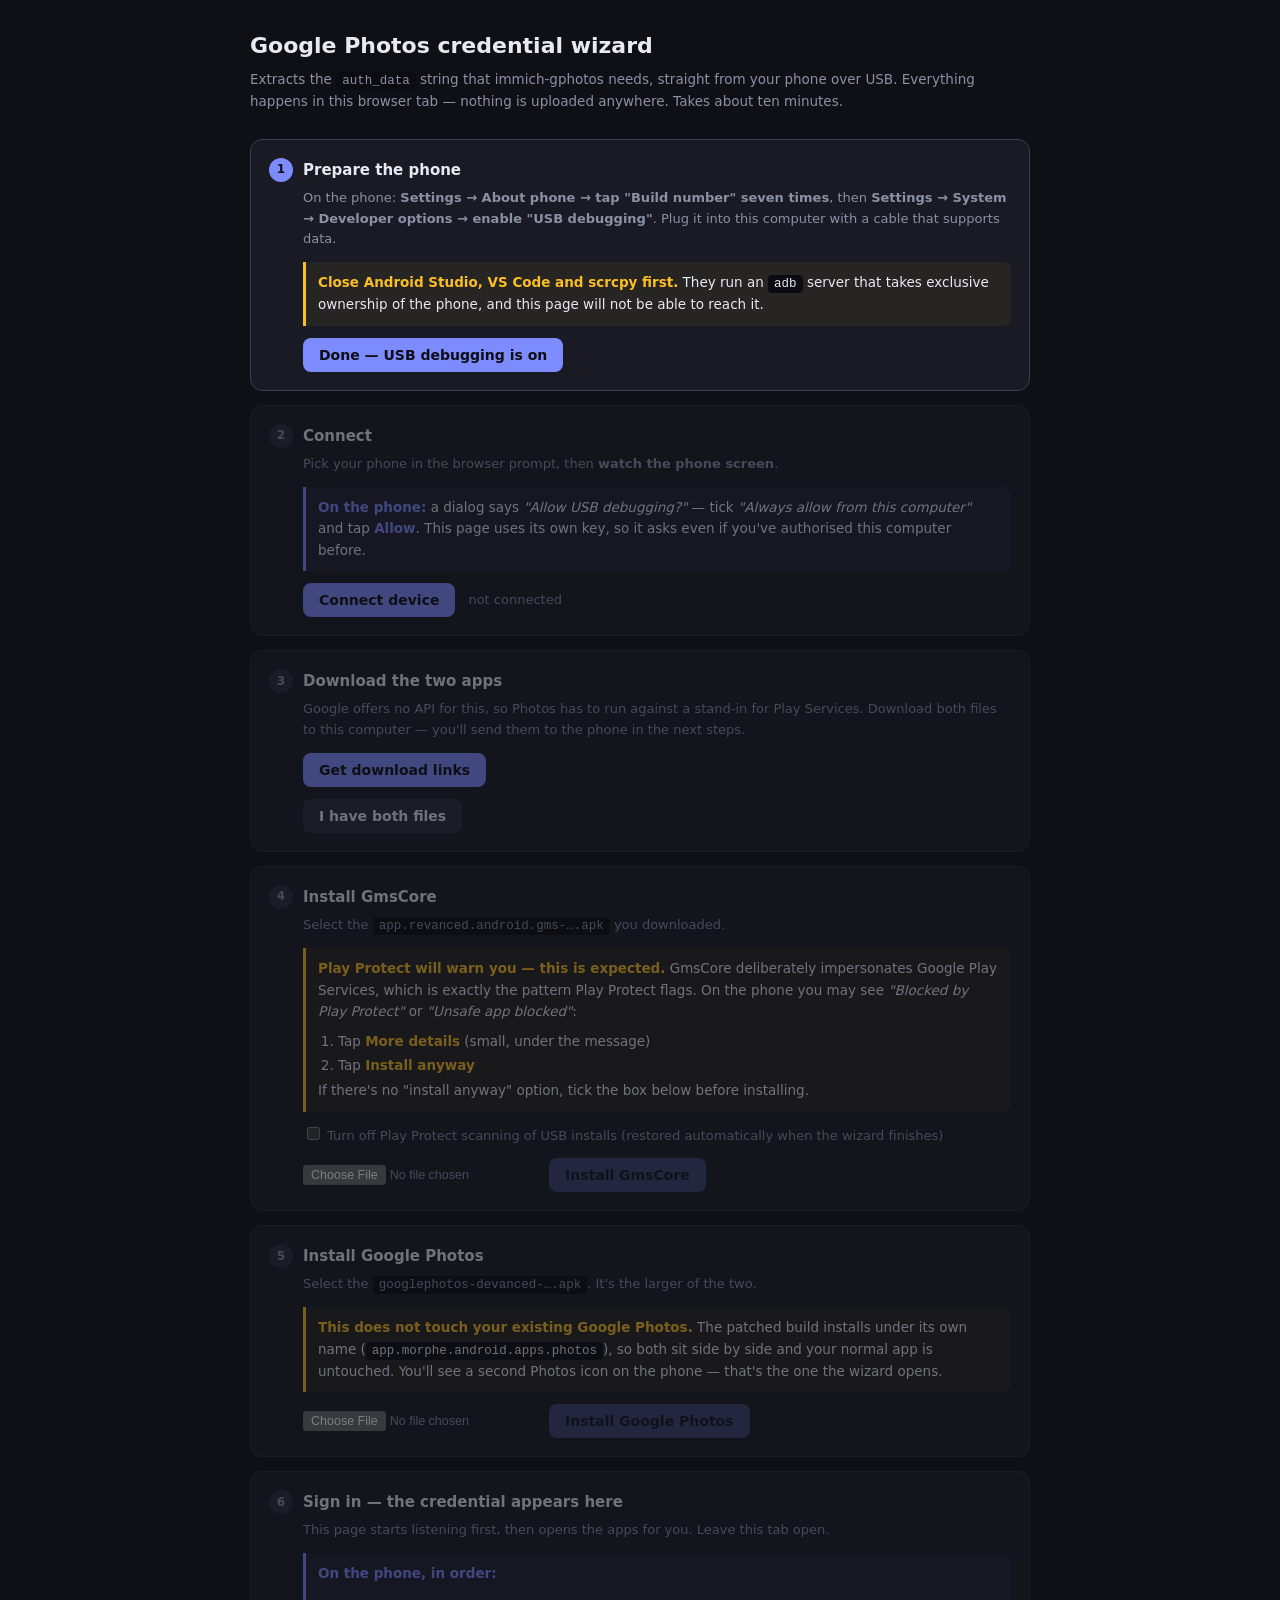
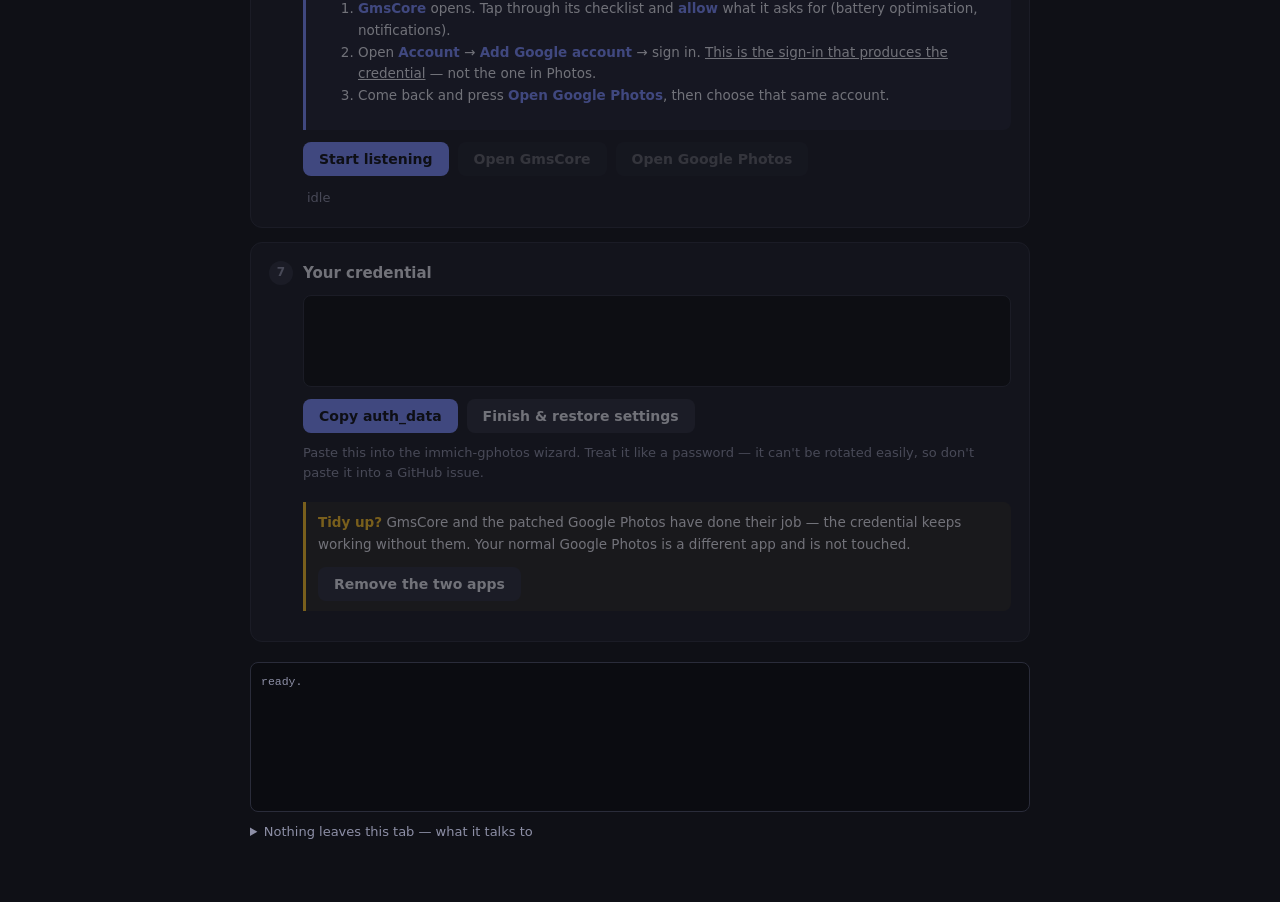
<file: web/wizard/index.html>
<!doctype html>
<html lang="en">
<head>
<meta charset="utf-8">
<meta name="viewport" content="width=device-width,initial-scale=1">
<title>Google Photos credential wizard</title>
<style>
  :root{color-scheme:dark;--bg:#0f1016;--fg:#e9e9f2;--dim:#8d8fa6;--ok:#4ade80;--bad:#f87171;
        --warn:#fbbf24;--acc:#7c8cff;--card:#191a24;--line:#2a2c3a}
  *{box-sizing:border-box}
  body{margin:0;padding:28px 16px 60px;background:var(--bg);color:var(--fg);
       font:15px/1.6 ui-sans-serif,system-ui,-apple-system,"Segoe UI",sans-serif}
  main{max-width:780px;margin:0 auto}
  h1{font-size:22px;margin:0 0 6px}
  .lede{color:var(--dim);font-size:13.5px;margin:0 0 26px}
  .step{background:var(--card);border:1px solid var(--line);border-radius:12px;
        padding:18px;margin-bottom:14px;opacity:.45;transition:opacity .2s}
  .step.active{opacity:1;border-color:#3b3e55}
  .step.done{opacity:.8}
  .step.done .hdr b::after{content:" ✓";color:var(--ok)}
  .hdr{display:flex;align-items:center;gap:10px;margin-bottom:4px}
  .num{width:24px;height:24px;border-radius:50%;background:#2a2c3a;color:var(--dim);
       display:grid;place-items:center;font-size:12px;font-weight:700;flex:none}
  .step.active .num{background:var(--acc);color:#0d0e14}
  .step.done .num{background:var(--ok);color:#0d0e14}
  .hdr b{font-size:15px}
  .body{padding-left:34px}
  p{margin:6px 0}
  .sub{color:var(--dim);font-size:13px}
  button{background:var(--acc);color:#0d0e14;border:0;border-radius:8px;padding:9px 16px;
         font-weight:650;font-size:14px;cursor:pointer;font-family:inherit}
  button.sec{background:#2a2c3a;color:var(--fg)}
  button:disabled{opacity:.35;cursor:not-allowed}
  .row{display:flex;gap:9px;align-items:center;flex-wrap:wrap;margin-top:12px}
  input[type=file]{font-size:12.5px;color:var(--dim);max-width:100%}
  code{background:#0b0c11;padding:2px 6px;border-radius:4px;font-size:12.5px;
       font-family:ui-monospace,Menlo,monospace}
  .note{border-left:3px solid var(--warn);background:#fbbf2410;padding:10px 12px;
        border-radius:0 8px 8px 0;margin:12px 0;font-size:13.5px}
  .note b{color:var(--warn)}
  .note ol{margin:8px 0 0;padding-left:20px}.note li{margin:3px 0}
  .err{border-left:3px solid var(--bad);background:#f8717110;padding:10px 12px;
       border-radius:0 8px 8px 0;margin:10px 0;font-size:13.5px;display:none}
  .err.show{display:block}.err b{color:var(--bad)}
  .phone{border-left:3px solid var(--acc);background:#7c8cff10;padding:10px 12px;
         border-radius:0 8px 8px 0;margin:12px 0;font-size:13.5px}
  .phone b{color:var(--acc)}
  .bar{height:6px;background:#0b0c11;border-radius:3px;overflow:hidden;margin-top:10px;display:none}
  .bar.show{display:block}
  .bar i{display:block;height:100%;background:var(--acc);width:0;transition:width .15s}
  #token{width:100%;background:#0b0c11;color:var(--ok);border:1px solid var(--line);
         border-radius:8px;padding:12px;font:12px/1.55 ui-monospace,Menlo,monospace;
         min-height:92px;word-break:break-all;margin:10px 0}
  #log{background:#0b0c11;border:1px solid var(--line);border-radius:8px;padding:10px;
       height:150px;overflow:auto;font:11.5px/1.5 ui-monospace,Menlo,monospace;
       white-space:pre-wrap;word-break:break-all;color:var(--dim);margin-top:20px}
  .ok{color:var(--ok)}.bad{color:var(--bad)}.acc{color:var(--acc)}.warn{color:var(--warn)}
  a{color:var(--acc)}
  .detok{border-left:3px solid var(--ok);background:#4ade8012;padding:12px 14px;
        border-radius:0 10px 10px 0;margin-bottom:14px;font-size:13.5px}
  .detok b{color:var(--ok)}
  .detpart{border-left:3px solid var(--warn);background:#fbbf2412;padding:12px 14px;
           border-radius:0 10px 10px 0;margin-bottom:14px;font-size:13.5px}
  .detpart b{color:var(--warn)}
  .dl{padding:9px 0;border-top:1px solid var(--line);font-size:13.5px}
  .st{font-size:13px;color:var(--dim);margin-left:4px}
  details{margin-top:10px}summary{cursor:pointer;font-size:13px;color:var(--dim)}
</style>
</head>
<body>
<main>
  <h1>Google Photos credential wizard</h1>
  <p class="lede">Extracts the <code>auth_data</code> string that immich-gphotos needs, straight from your phone
     over USB. Everything happens in this browser tab — nothing is uploaded anywhere. Takes about ten minutes.</p>

  <!-- 1 -->
  <div class="step active" id="s1">
    <div class="hdr"><span class="num">1</span><b>Prepare the phone</b></div>
    <div class="body">
      <p class="sub">On the phone: <b>Settings → About phone → tap "Build number" seven times</b>, then
         <b>Settings → System → Developer options → enable "USB debugging"</b>. Plug it into this computer
         with a cable that supports data.</p>
      <div class="note">
        <b>Close Android Studio, VS Code and scrcpy first.</b> They run an <code>adb</code> server that
        takes exclusive ownership of the phone, and this page will not be able to reach it.
      </div>
      <div class="row"><button onclick="go(2)">Done — USB debugging is on</button></div>
    </div>
  </div>

  <!-- 2 -->
  <div class="step" id="s2">
    <div class="hdr"><span class="num">2</span><b>Connect</b></div>
    <div class="body">
      <p class="sub">Pick your phone in the browser prompt, then <b>watch the phone screen</b>.</p>
      <div class="phone">
        <b>On the phone:</b> a dialog says <i>"Allow USB debugging?"</i> — tick
        <i>"Always allow from this computer"</i> and tap <b>Allow</b>. This page uses its own key,
        so it asks even if you've authorised this computer before.
      </div>
      <div class="row"><button id="bConnect">Connect device</button>
        <span class="st" id="connSt">not connected</span></div>
      <div class="err" id="connErr"></div>
    </div>
  </div>

  <div id="detBox" style="display:none"></div>

  <!-- 3 -->
  <div class="step" id="s3">
    <div class="hdr"><span class="num">3</span><b>Download the two apps</b></div>
    <div class="body">
      <p class="sub">Google offers no API for this, so Photos has to run against a stand-in for Play Services.
         Download both files to this computer — you'll send them to the phone in the next steps.</p>
      <div class="row"><button id="bResolve">Get download links</button>
        <span class="st" id="dlSt"></span></div>
      <div id="links"></div>
      <div class="row"><button class="sec" id="bSkipDl" onclick="go(4)">I have both files</button></div>
    </div>
  </div>

  <!-- 4 -->
  <div class="step" id="s4">
    <div class="hdr"><span class="num">4</span><b>Install GmsCore</b></div>
    <div class="body">
      <p class="sub">Select the <code>app.revanced.android.gms-….apk</code> you downloaded.</p>
      <div class="note">
        <b>Play Protect will warn you — this is expected.</b> GmsCore deliberately impersonates Google
        Play Services, which is exactly the pattern Play Protect flags. On the phone you may see
        <i>"Blocked by Play Protect"</i> or <i>"Unsafe app blocked"</i>:
        <ol>
          <li>Tap <b>More details</b> (small, under the message)</li>
          <li>Tap <b>Install anyway</b></li>
        </ol>
        If there's no "install anyway" option, tick the box below before installing.
      </div>
      <label class="sub" style="display:block;margin-top:8px">
        <input type="checkbox" id="noVerify"> Turn off Play Protect scanning of USB installs
        <span class="sub">(restored automatically when the wizard finishes)</span>
      </label>
      <div class="row">
        <input type="file" id="fGms" accept=".apk">
        <button id="bGms" disabled>Install GmsCore</button>
        <span class="st" id="gmsSt"></span>
      </div>
      <div class="bar" id="gmsBar"><i></i></div>
      <div class="err" id="gmsErr"></div>
    </div>
  </div>

  <!-- 5 -->
  <div class="step" id="s5">
    <div class="hdr"><span class="num">5</span><b>Install Google Photos</b></div>
    <div class="body">
      <p class="sub">Select the <code>googlephotos-devanced-….apk</code>. It's the larger of the two.</p>
      <div class="note">
        <b>This does not touch your existing Google Photos.</b> The patched build installs under its
        own name (<code>app.morphe.android.apps.photos</code>), so both sit side by side and your
        normal app is untouched. You'll see a second Photos icon on the phone — that's the one the
        wizard opens.
      </div>
      <div class="row">
        <input type="file" id="fPhotos" accept=".apk">
        <button id="bPhotos" disabled>Install Google Photos</button>
        <span class="st" id="phSt"></span>
      </div>
      <div class="bar" id="phBar"><i></i></div>
      <div class="err" id="phErr"></div>
    </div>
  </div>

  <!-- 6 -->
  <div class="step" id="s6">
    <div class="hdr"><span class="num">6</span><b>Sign in — the credential appears here</b></div>
    <div class="body">
      <p class="sub">This page starts listening first, then opens the apps for you. Leave this tab open.</p>
      <div class="phone">
        <b>On the phone, in order:</b>
        <ol>
          <li><b>GmsCore</b> opens. Tap through its checklist and <b>allow</b> what it asks for
              (battery optimisation, notifications).</li>
          <li>Open <b>Account</b> → <b>Add Google account</b> → sign in. <u>This is the sign-in that
              produces the credential</u> — not the one in Photos.</li>
          <li>Come back and press <b>Open Google Photos</b>, then choose that same account.</li>
        </ol>
      </div>
      <div class="row">
        <button id="bListen">Start listening</button>
        <button class="sec" id="bOpenGms" disabled>Open GmsCore</button>
        <button class="sec" id="bOpenPhotos" disabled>Open Google Photos</button>
      </div>
      <div class="row"><span class="st" id="capSt">idle</span></div>
      <div class="err" id="capErr"></div>
    </div>
  </div>

  <!-- 7 -->
  <div class="step" id="s7">
    <div class="hdr"><span class="num">7</span><b>Your credential</b></div>
    <div class="body">
      <div id="token"></div>
      <div class="row">
        <button id="bCopy">Copy auth_data</button>
        <button class="sec" id="bFinish">Finish &amp; restore settings</button>
      </div>
      <p class="sub" style="margin-top:10px">Paste this into the immich-gphotos wizard. Treat it like a
         password — it can't be rotated easily, so don't paste it into a GitHub issue.</p>

      <div class="note" style="margin-top:18px">
        <b>Tidy up?</b> GmsCore and the patched Google Photos have done their job — the credential
        keeps working without them. Your normal Google Photos is a different app and is not touched.
        <div class="row">
          <button class="sec" id="bRemove">Remove the two apps</button>
          <span class="st" id="rmSt"></span>
        </div>
      </div>
      <div class="err" id="rmErr"></div>
    </div>
  </div>

  <div id="log">ready.</div>
  <details>
    <summary>Nothing leaves this tab — what it talks to</summary>
    <p class="sub"><code>api.github.com</code> to look up download links, and
       <code>cdn.jsdelivr.net</code> to load the USB library. The APKs go from your disk to your phone
       over the USB cable. The credential is never sent anywhere.</p>
  </details>
</main>

<script type="module">
const V={adb:'2.6.4',usb:'2.3.2',cred:'2.1.0'};
const PKG_GMS='app.revanced.android.gms', PKG_PHOTOS='app.morphe.android.apps.photos';
const $=id=>document.getElementById(id);
const logEl=$('log');
let adb=null, proc=null, lines=0, restoreVerify=false;

function log(m,c=''){const d=document.createElement('div');if(c)d.className=c;d.textContent=m;
  if(logEl.textContent==='ready.')logEl.textContent='';logEl.appendChild(d);logEl.scrollTop=1e9;}
function go(n){for(let i=1;i<=7;i++){const s=$('s'+i);if(!s)continue;
  s.classList.toggle('active',i===n);if(i<n)s.classList.add('done');}
  $('s'+n)?.scrollIntoView({behavior:'smooth',block:'center'});}
window.go=go;
function err(id,html){const e=$(id);e.innerHTML=html;e.classList.add('show');}
function clearErr(id){$(id).classList.remove('show');}

/* ---------------- shell helpers ---------------- */
async function sh(cmd){ return (await adb.subprocess.noneProtocol.spawnWaitText(cmd)).trim(); }

/* ---------------- step 2: connect ---------------- */
if(!navigator.usb){
  $('connSt').innerHTML='<span class="bad">WebUSB unavailable</span>';
  err('connErr','<b>This browser can\'t talk to USB devices.</b> Use Chrome, Edge or another '+
      'Chromium browser on a desktop computer. Firefox and Safari don\'t implement WebUSB.');
  $('bConnect').disabled=true;
}

$('bConnect').onclick=async()=>{
  clearErr('connErr'); $('bConnect').disabled=true;
  try{
    const [{Adb,AdbDaemonTransport},{AdbDaemonWebUsbDeviceManager},credMod]=await Promise.all([
      import(`https://cdn.jsdelivr.net/npm/@yume-chan/adb@${V.adb}/+esm`),
      import(`https://cdn.jsdelivr.net/npm/@yume-chan/adb-daemon-webusb@${V.usb}/+esm`),
      import(`https://cdn.jsdelivr.net/npm/@yume-chan/adb-credential-web@${V.cred}/+esm`)]);
    const Store=credMod.default;
    const mgr=AdbDaemonWebUsbDeviceManager.BROWSER;
    if(!mgr) throw new Error('WebUSB manager unavailable');

    $('connSt').textContent='pick your phone…';
    const device=await mgr.requestDevice();
    if(!device){$('connSt').textContent='no device selected';$('bConnect').disabled=false;return;}
    log('device: '+device.name+' ('+device.serial+')');

    const store=new Store('immich-gphotos');
    let transport;
    for(let a=1;;a++){
      try{
        $('connSt').textContent=a===1?'opening…':`retrying (${a})…`;
        const conn=await device.connect();
        $('connSt').innerHTML='<b>check the phone — tap Allow</b>';
        transport=await AdbDaemonTransport.authenticate(
          {serial:device.serial,connection:conn,credentialStore:store});
        break;
      }catch(e){
        if(a>=3) throw e;
        log('handshake failed ('+e.message+') — resetting USB…','warn');
        try{await device.raw.reset();}catch{}
        await new Promise(r=>setTimeout(r,800));
      }
    }
    adb=new Adb(transport);
    const model=await adb.getProp('ro.product.model').catch(()=>'?');
    const rel=await adb.getProp('ro.build.version.release').catch(()=>'?');
    $('connSt').innerHTML=`<span class="ok">${model} · Android ${rel}</span>`;
    log(`connected: ${model}, Android ${rel}`,'ok');
    refresh();
    try{ await detect(); }catch(e){ log('detection failed: '+e.message,'warn'); }
    go(3);
  }catch(e){
    const busy=/busy|claim|in use|access|denied|SecurityError|NetworkError|transfer/i.test(String(e));
    $('connSt').innerHTML='<span class="bad">failed</span>';
    log('connect failed: '+e,'bad');
    err('connErr','<b>Couldn\'t open the phone.</b> '+
      (busy?'Almost always this means another program owns it — an <code>adb</code> server started by '+
            'Android Studio, VS Code or scrcpy. Close them, then in a terminal run:<br>'+
            '<code>adb kill-server</code><br>If that doesn\'t help, the server may be running as '+
            '<b>root</b> and invisible to that command — try:<br>'+
            '<code>sudo pkill -f "adb -L tcp:5037"</code><br>Then unplug and replug the cable.'
           :'<code>'+e.message+'</code>')+'');
    $('bConnect').disabled=false;
  }
};

/* ---------------- step 3: links ---------------- */
async function newest(repo,match){
  const r=await fetch(`https://api.github.com/repos/${repo}/releases?per_page=15`);
  if(!r.ok) throw new Error('GitHub API '+r.status);
  for(const rel of await r.json()){
    const a=(rel.assets||[]).find(a=>match(a.name));
    if(a) return {url:a.browser_download_url,name:a.name,tag:rel.tag_name,mb:(a.size/1e6).toFixed(0)};
  }
  throw new Error('no matching file in the last 15 releases');
}
$('bResolve').onclick=async e=>{
  const st=$('dlSt'),box=$('links');
  e.target.disabled=true;box.innerHTML='';st.textContent='looking up…';
  try{
    // Release assets carry no CORS headers, so the page can't fetch the bytes —
    // these are plain links and your browser downloads them directly.
    const g=await newest('ReVanced/GmsCore',n=>n.endsWith('.apk')&&!n.includes('-hw-'));
    const p=await newest('j-hc/revanced-magisk-module',
                         n=>n.toLowerCase().includes('photos')&&n.endsWith('.apk'));
    for(const [t,i] of [['GmsCore',g],['Google Photos (patched)',p]]){
      const d=document.createElement('div');d.className='dl';
      d.innerHTML=`<b>${t}</b> — <a href="${i.url}" download>${i.name}</a>
        <span class="sub"> · ${i.mb} MB</span>`;
      box.appendChild(d);
    }
    st.innerHTML='<span class="ok">download both, then continue</span>';
    log('links resolved','ok');
  }catch(x){st.innerHTML='<span class="bad">'+x.message+'</span>';log('link lookup: '+x.message,'bad');}
  finally{e.target.disabled=false;}
};

/* ---------------- detect what's already installed ---------------- */
async function isInstalled(pkg){
  try{
    const out = await sh(`pm list packages ${pkg}`);
    return out.split('\n').map(x=>x.trim()).includes('package:'+pkg);
  }catch{ return false; }
}
async function versionOf(pkg){
  try{
    const o = await sh(`dumpsys package ${pkg} | grep -m1 versionName`);
    return (o.split('=')[1]||'').trim();
  }catch{ return ''; }
}

async function detect(){
  const box=$('detBox');
  const [gms,ph]=await Promise.all([isInstalled(PKG_GMS),isInstalled(PKG_PHOTOS)]);
  const [vg,vp]=await Promise.all([gms?versionOf(PKG_GMS):'',ph?versionOf(PKG_PHOTOS):'']);
  log(`installed: GmsCore=${gms?(vg||'yes'):'no'}  Photos(patched)=${ph?(vp||'yes'):'no'}`);

  if(gms&&ph){
    box.className='detok';
    box.innerHTML=`<b>Both apps are already on the phone.</b>
      GmsCore ${vg||''} and the patched Google Photos ${vp||''} are installed, so you can skip the
      downloads and go straight to signing in.
      <div class="row"><button onclick="go(6)">Skip to sign-in</button>
      <button class="sec" onclick="go(3)">Reinstall them anyway</button></div>`;
    box.style.display='block';
    $('s4').classList.add('done'); $('s5').classList.add('done');
    return {gms,ph,both:true};
  }
  if(gms||ph){
    box.className='detpart';
    box.innerHTML=`<b>Only one of the two is installed.</b> `+
      (gms?`GmsCore ${vg||''} is there — you only need the patched Google Photos, so skip step 4.`
          :`The patched Google Photos ${vp||''} is there, but GmsCore is missing. Without it Photos
            has nothing to sign in against, so install it in step 4.`)+
      `<div class="row"><button onclick="go(3)">Continue</button></div>`;
    box.style.display='block';
    if(gms) $('s4').classList.add('done');
    if(ph)  $('s5').classList.add('done');
  }
  return {gms,ph,both:false};
}

/* ---------------- install ---------------- */
function refresh(){
  $('bGms').disabled=!(adb&&$('fGms').files.length);
  $('bPhotos').disabled=!(adb&&$('fPhotos').files.length);
  $('bListen').disabled=!adb;
}
$('fGms').onchange=refresh; $('fPhotos').onchange=refresh;

async function install(file,barId,stId){
  const bar=$(barId), fill=bar.querySelector('i'), st=$(stId);
  bar.classList.add('show');
  log(`installing ${file.name} (${(file.size/1e6).toFixed(0)} MB)…`,'acc');
  // Stream into `pm install -S <size>` so the APK never lands in /data/local/tmp.
  const p=await adb.subprocess.noneProtocol.spawn(['pm','install','-S',String(file.size)]);
  let out='';const dec=new TextDecoder();
  const collect=(async()=>{const r=p.output.getReader();
    for(;;){const{done,value}=await r.read();if(done)break;out+=dec.decode(value,{stream:true});}})();
  const w=p.stdin.getWriter(), rd=file.stream().getReader();
  let sent=0,t0=performance.now();
  for(;;){
    const{done,value}=await rd.read(); if(done)break;
    await w.write(value); sent+=value.byteLength;
    const pct=sent/file.size*100;
    fill.style.width=pct+'%';
    st.textContent=`${pct.toFixed(0)}% · ${((sent/1e6)/((performance.now()-t0)/1000)).toFixed(1)} MB/s`;
  }
  await w.close(); await collect;
  const ok=/Success/i.test(out);
  log(`${file.name}: ${out.trim()||'(no output)'}`,ok?'ok':'bad');
  return {ok,out:out.trim()};
}

$('bGms').onclick=async()=>{
  clearErr('gmsErr'); $('bGms').disabled=true;
  try{
    if($('noVerify').checked){
      await sh(['settings','put','global','verifier_verify_adb_installs','0']);
      restoreVerify=true; log('Play Protect USB-install scanning disabled (temporary)','warn');
    }
    $('gmsSt').textContent='installing…';
    const r=await install($('fGms').files[0],'gmsBar','gmsSt');
    if(r.ok){$('gmsSt').innerHTML='<span class="ok">installed</span>';go(5);}
    else{
      $('gmsSt').innerHTML='<span class="bad">failed</span>';
      err('gmsErr','<b>Install failed.</b> <code>'+(r.out||'no output')+'</code><br>'+
        'If it mentions Play Protect or the phone showed a block dialog, tick the '+
        '"Turn off Play Protect scanning" box above and try again.');
    }
  }catch(e){err('gmsErr','<b>'+e.message+'</b>');log('gms install: '+e,'bad');}
  finally{refresh();}
};

$('bPhotos').onclick=async()=>{
  clearErr('phErr'); $('bPhotos').disabled=true;
  try{
    $('phSt').textContent='installing…';
    const r=await install($('fPhotos').files[0],'phBar','phSt');
    if(r.ok){$('phSt').innerHTML='<span class="ok">installed</span>';go(6);}
    else{
      $('phSt').innerHTML='<span class="bad">failed</span>';
      const dg=/DOWNGRADE|ALREADY_EXISTS|SIGNATURE/i.test(r.out);
      err('phErr','<b>Install failed.</b> <code>'+(r.out||'no output')+'</code><br>'+
        (dg?'Uninstall the existing Google Photos on the phone, then try again.':''));
    }
  }catch(e){err('phErr','<b>'+e.message+'</b>');log('photos install: '+e,'bad');}
  finally{refresh();}
};

/* ---------------- step 6: capture ---------------- */
const NEEDLE='auth%2Fphotos.native';
function onLine(l){
  lines++;
  if(lines%1000===0)$('capSt').textContent=`listening… ${lines} lines scanned`;
  if(!l.includes(NEEDLE))return;
  const i=l.indexOf('androidId=');
  if(i<0){log('matched but no androidId= on the line','warn');return;}
  const tok=l.slice(i).trim();
  $('token').textContent=tok;
  $('capSt').innerHTML='<span class="ok">credential captured</span>';
  log('auth_data captured ('+tok.length+' chars)','ok');
  go(7);
}

async function launch(pkg,label){
  // resolve the real launch activity; patched builds move things around
  let comp='';
  try{
    const o=await sh(['cmd','package','resolve-activity','--brief',pkg]);
    comp=o.split('\n').filter(Boolean).pop()||'';
  }catch{}
  try{
    if(comp&&comp.includes('/')) await sh(['am','start','-n',comp]);
    else await sh(['monkey','-p',pkg,'-c','android.intent.category.LAUNCHER','1']);
    log('opened '+label+' on the phone','ok');
  }catch(e){ log('could not open '+label+': '+e.message,'warn'); }
}

$('bListen').onclick=async()=>{
  clearErr('capErr'); $('bListen').disabled=true; lines=0;
  try{
    proc=await adb.subprocess.noneProtocol.spawn(['logcat']);
    $('capSt').textContent='listening…';
    $('bOpenGms').disabled=false; $('bOpenPhotos').disabled=false;
    log('listening for the credential — sign in on the phone now','acc');
    await launch(PKG_GMS,'GmsCore');
    const dec=new TextDecoder(); let buf='';
    const r=proc.output.getReader();
    for(;;){
      const{done,value}=await r.read(); if(done)break;
      buf+=dec.decode(value,{stream:true});
      const parts=buf.split('\n'); buf=parts.pop();
      parts.forEach(onLine);
    }
    log('listener stopped after '+lines+' lines');
  }catch(e){
    err('capErr','<b>Couldn\'t read the phone log.</b> <code>'+e.message+'</code>');
    log('logcat: '+e,'bad'); $('bListen').disabled=false;
  }
};
$('bOpenGms').onclick=()=>launch(PKG_GMS,'GmsCore');
$('bOpenPhotos').onclick=()=>launch(PKG_PHOTOS,'Google Photos');

/* ---------------- step 7 ---------------- */
let rmArmed=false;
async function uninstall(pkg,label){
  if(!await isInstalled(pkg)){ log(label+': not installed, skipping'); return true; }
  const out=await sh(`pm uninstall ${pkg}`);
  const ok=/Success/i.test(out);
  log(`${label}: ${out.trim()||'(no output)'}`, ok?'ok':'bad');
  return ok;
}
$('bRemove').onclick=async()=>{
  clearErr('rmErr');
  const b=$('bRemove'), st=$('rmSt');
  if(!rmArmed){                       // destructive, so make it a deliberate second click
    rmArmed=true;
    b.textContent='Confirm — remove both apps';
    st.textContent='click again to confirm';
    setTimeout(()=>{ if(rmArmed){ rmArmed=false;
      b.textContent='Remove the two apps'; st.textContent=''; } },6000);
    return;
  }
  rmArmed=false; b.disabled=true; b.textContent='Removing…'; st.textContent='';
  try{
    if(!adb) throw new Error('device is no longer connected');
    const a=await uninstall(PKG_PHOTOS,'Google Photos (patched)');
    const c=await uninstall(PKG_GMS,'GmsCore');
    if(a&&c){ st.innerHTML='<span class="ok">both removed</span>'; b.textContent='Removed'; }
    else{
      st.innerHTML='<span class="bad">partly failed</span>';
      b.disabled=false; b.textContent='Try again';
      err('rmErr','<b>One of the apps wouldn\'t uninstall.</b> See the log below. You can always '+
          'remove it on the phone: long-press the icon → App info → Uninstall.');
    }
  }catch(e){
    st.innerHTML='<span class="bad">failed</span>'; b.disabled=false; b.textContent='Try again';
    err('rmErr','<b>'+e.message+'</b>');
    log('uninstall: '+e,'bad');
  }
};

$('bCopy').onclick=async()=>{
  await navigator.clipboard.writeText($('token').textContent);
  log('copied to clipboard','ok');
};
$('bFinish').onclick=async()=>{
  try{ await proc?.kill(); }catch{}
  if(restoreVerify&&adb){
    try{ await sh(['settings','put','global','verifier_verify_adb_installs','1']);
         log('Play Protect USB-install scanning restored','ok'); restoreVerify=false; }
    catch(e){ log('could not restore Play Protect setting: '+e.message,'warn'); }
  }
  $('bFinish').textContent='Done';
};
window.addEventListener('beforeunload',()=>{ if(restoreVerify&&adb)
  navigator.sendBeacon?.(''); });
</script>
</body>
</html>
</file>
